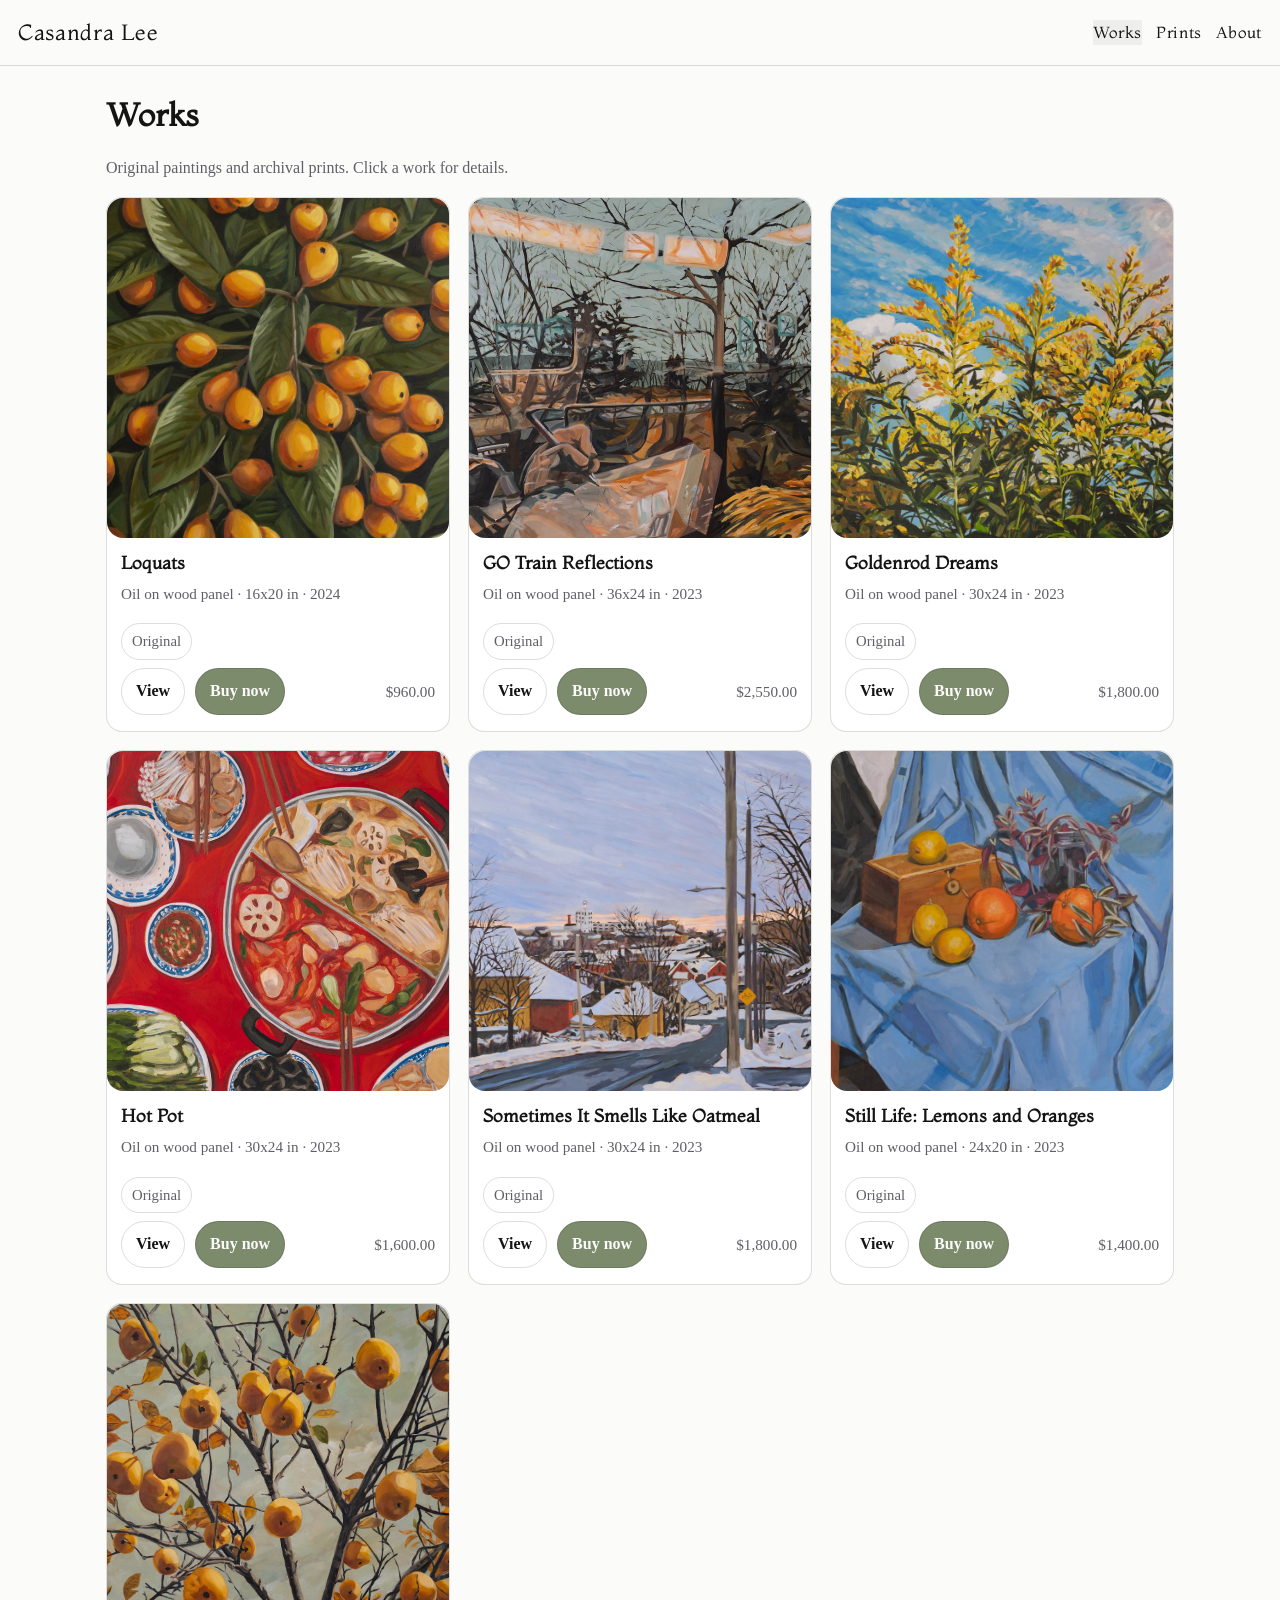
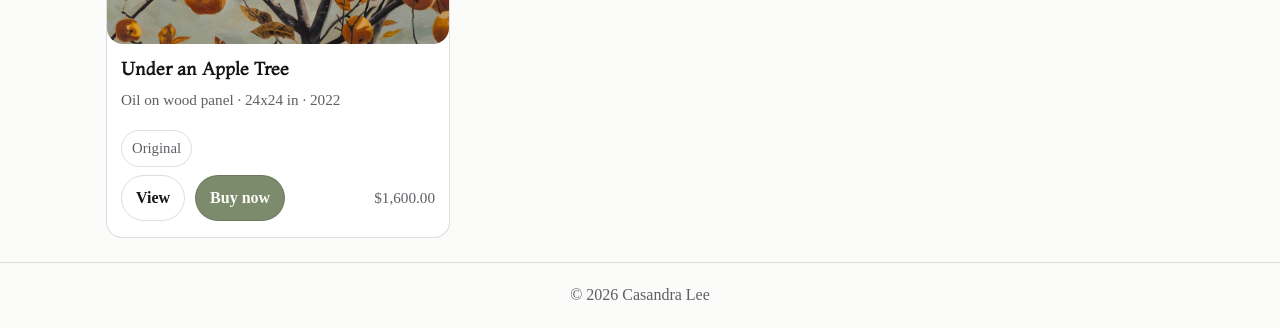
<file: index.html>
<!doctype html>
<html lang="en">
<head>
  <meta charset="utf-8" />
  <meta name="viewport" content="width=device-width,initial-scale=1" />
  <title>Casandra Lee — Works</title>
  <link rel="preconnect" href="https://fonts.googleapis.com">
<link rel="preconnect" href="https://fonts.gstatic.com" crossorigin>
<link href="https://fonts.googleapis.com/css2?family=Montaga&display=swap" rel="stylesheet">
  <link rel="stylesheet" href="css/styles.css" />
</head>
<body>
  <header class="header">
    <a class="brand" href="index.html">Casandra Lee</a>
    <nav class="nav">
      <a class="active" href="index.html">Works</a>
      <a href="prints.html">Prints</a>
      <a href="about.html">About</a>
    </nav>
  </header>

  <main class="wrap">
    <div class="pagehead">
      <h1>Works</h1>
      <p class="muted">Original paintings and archival prints. Click a work for details.</p>
    </div>

   <section id="works" class="works"></section>
  </main>

  <footer class="footer">
    <span>© <span id="year"></span> Casandra Lee</span>
  </footer>

  <script src="js/data.js"></script>
  <script src="js/app.js"></script>
</body>
</html>
</file>
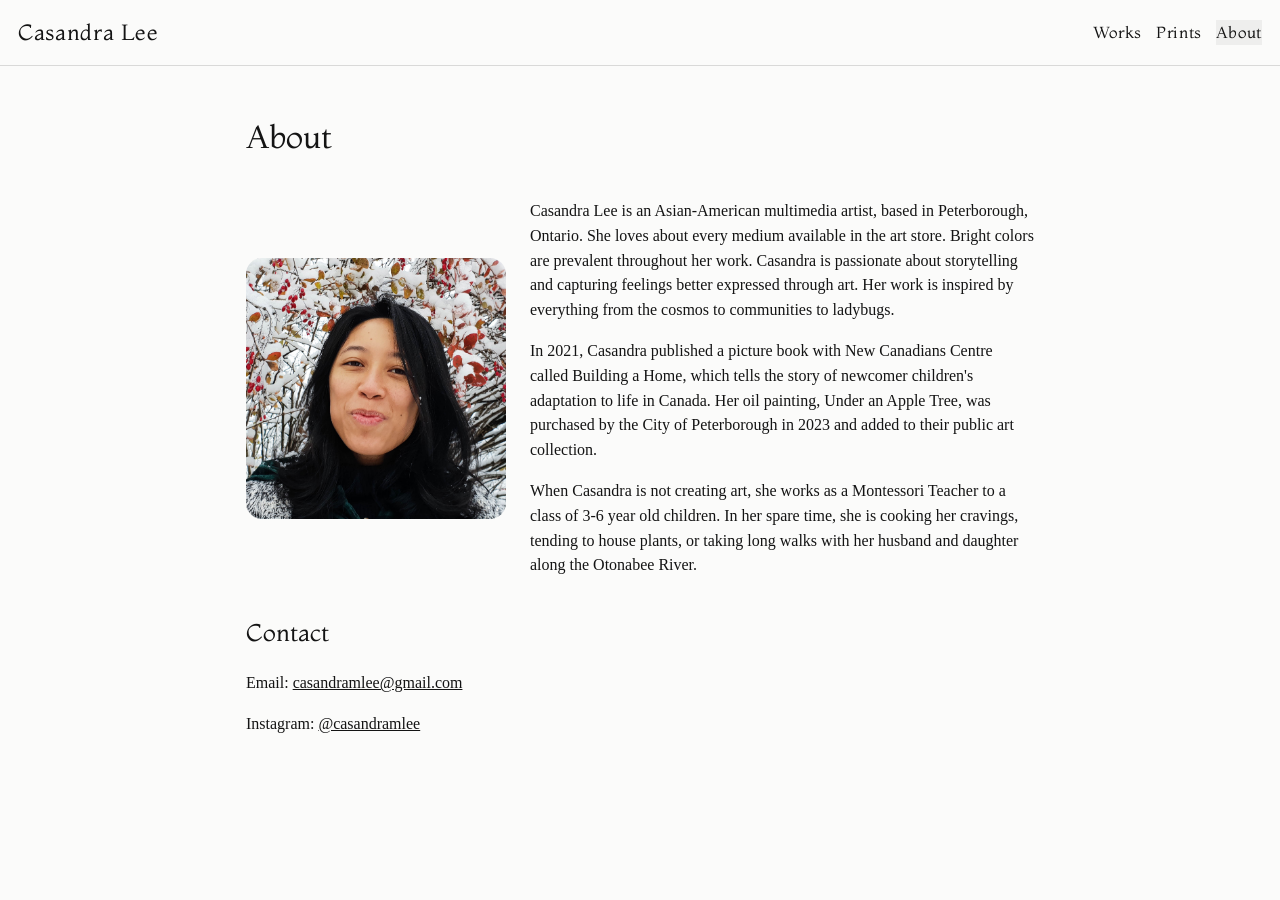
<file: about.html>
<!doctype html>
<html lang="en">
<head>
  <meta charset="utf-8" />
  <meta name="viewport" content="width=device-width,initial-scale=1" />
  <title>About — Casandra Lee</title>
 <link rel="preconnect" href="https://fonts.googleapis.com">
<link rel="preconnect" href="https://fonts.gstatic.com" crossorigin>
<link href="https://fonts.googleapis.com/css2?family=Montaga&display=swap" rel="stylesheet">
  <link rel="stylesheet" href="css/styles.css" />
</head>

<body>
  <header class="header">
    <a class="brand" href="index.html">Casandra Lee</a>
    <nav class="nav">
      <a href="index.html">Works</a>
      <a href="prints.html">Prints</a>
      <a class="active" href="about.html">About</a>
    </nav>
  </header>

  <main class="wrap prose">
  <h1>About</h1>

  <section class="about-layout">
    <div class="about-photo">
      <img src="assets/about/casandra.jpg" alt="Portrait of Casandra Lee">
    </div>

    <div class="about-text">
      <p>Casandra Lee is an Asian-American multimedia artist, based in Peterborough, Ontario. She loves about every medium available in the art store. Bright colors are prevalent throughout her work. Casandra is passionate about storytelling and capturing feelings better expressed through art. Her work is inspired by everything from the cosmos to communities to ladybugs.</p>

      <p>In 2021, Casandra published a picture book with New Canadians Centre called Building a Home, which tells the story of newcomer children's adaptation to life in Canada. Her oil painting, Under an Apple Tree, was purchased by the City of Peterborough in 2023 and added to their public art collection.</p>

      <p>When Casandra is not creating art, she works as a Montessori Teacher to a class of 3-6 year old children. In her spare time, she is cooking her cravings, tending to house plants, or taking long walks with her husband and daughter along the Otonabee River.</p>
    </div>
  </section>

  <h2>Contact</h2>
  <p>Email: <a href="mailto:casandramlee@gmail.com">casandramlee@gmail.com</a></p>
  <p>Instagram: <a href="https://www.instagram.com/casandramlee/" target="_blank" rel="noopener noreferrer">@casandramlee</a></p>
</main>

  <script>
    document.getElementById("year").textContent = new Date().getFullYear();
  </script>
</body>
</html>
</file>
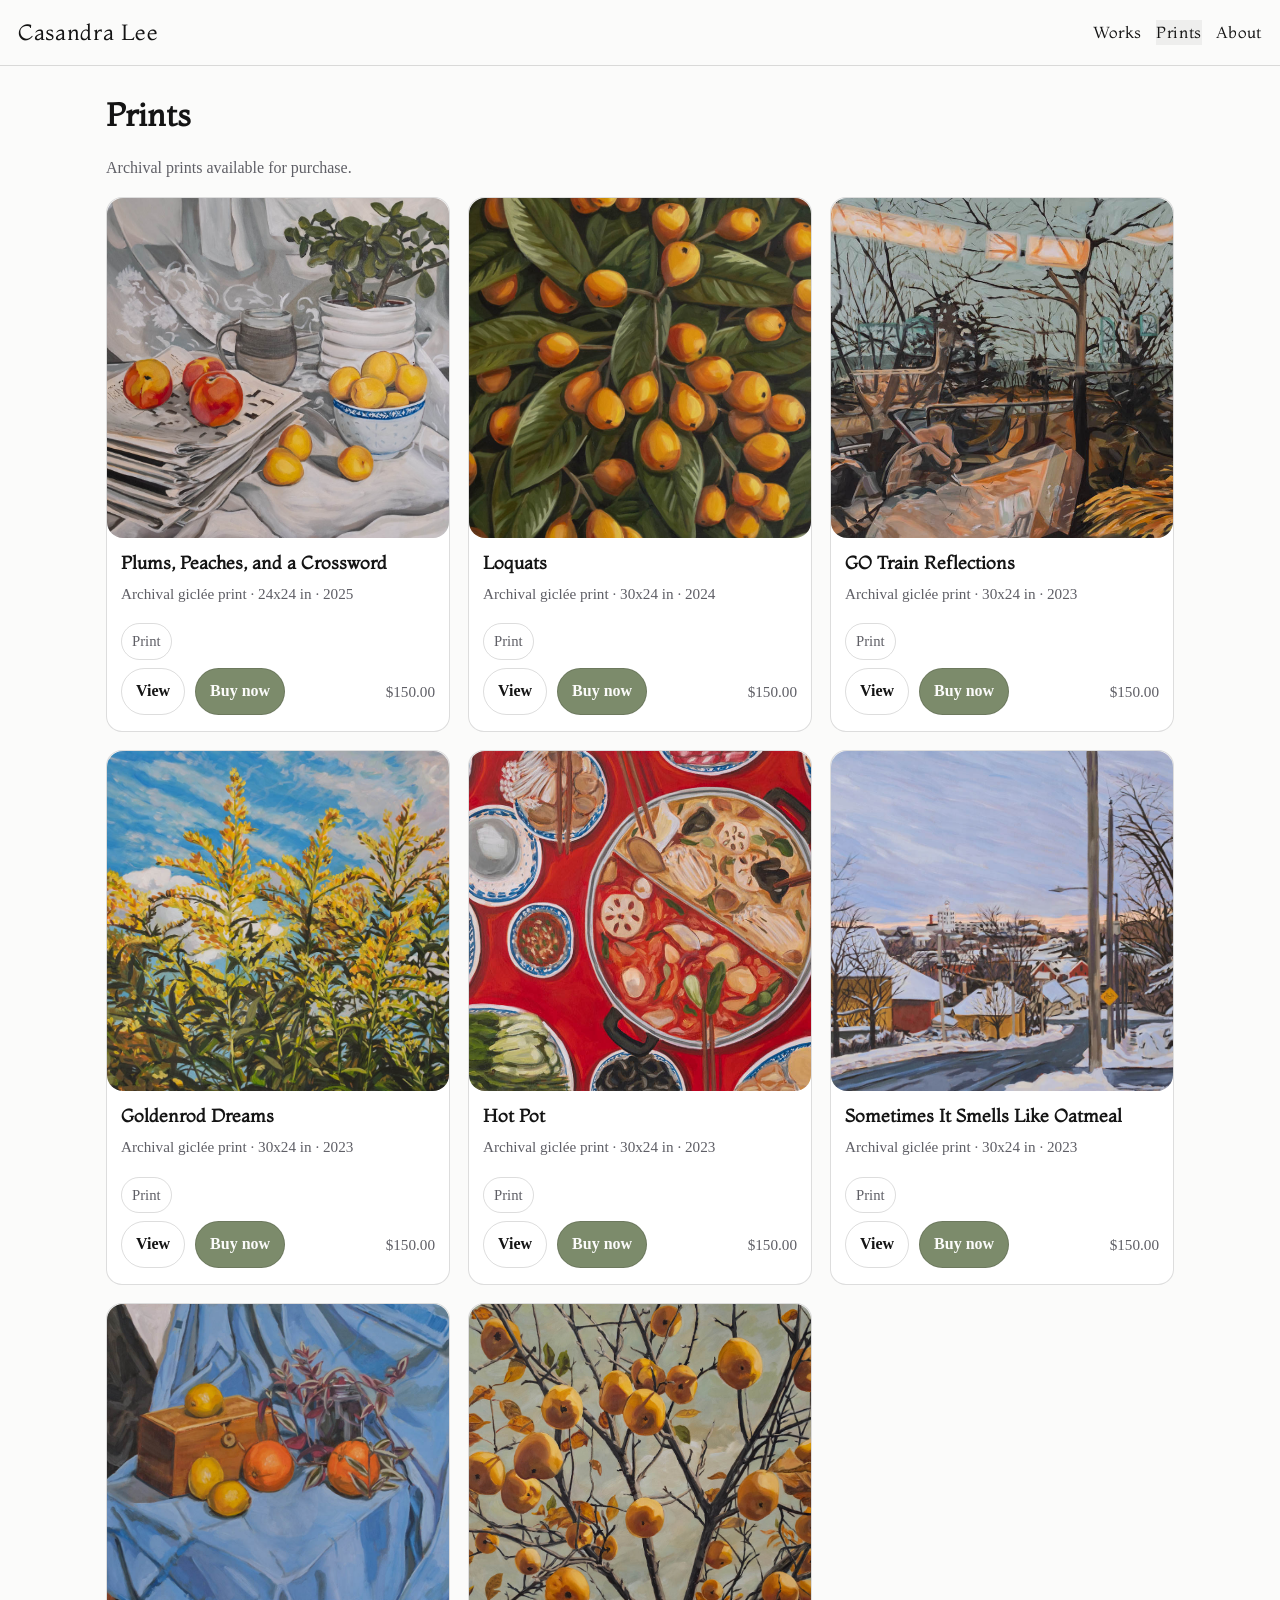
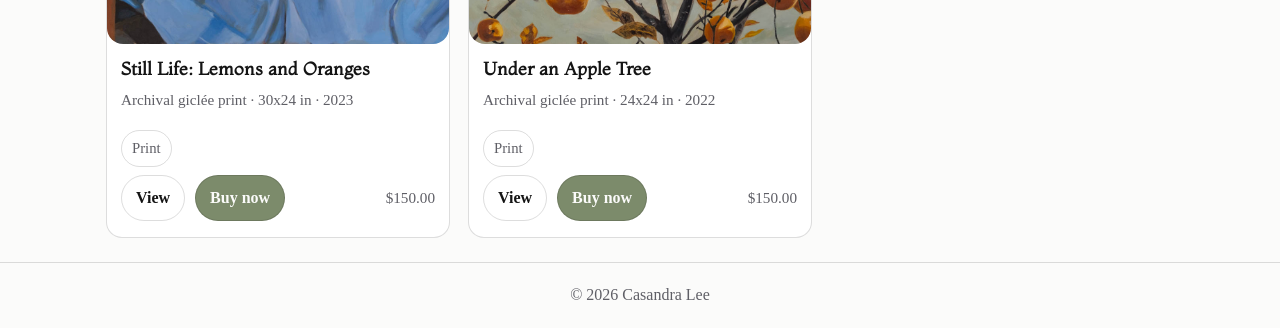
<file: prints.html>
<!doctype html>
<html lang="en">
<head>
  <meta charset="utf-8" />
  <meta name="viewport" content="width=device-width,initial-scale=1" />
  <title>Casandra Lee — Prints</title>
   <link rel="preconnect" href="https://fonts.googleapis.com">
<link rel="preconnect" href="https://fonts.gstatic.com" crossorigin>
<link href="https://fonts.googleapis.com/css2?family=Montaga&display=swap" rel="stylesheet">
  <link rel="stylesheet" href="css/styles.css" />
</head>
<body>
  <header class="header">
    <a class="brand" href="index.html">Casandra Lee</a>
    <nav class="nav">
      <a href="index.html">Works</a>
      <a class="active" href="prints.html">Prints</a>
      <a href="about.html">About</a>
    </nav>
  </header>

  <main class="wrap">
    <div class="pagehead">
      <h1>Prints</h1>
      <p class="muted">Archival prints available for purchase.</p>
    </div>

  <section id="prints" class="works"></section>
  </main>

  <footer class="footer">
    <span>© <span id="year"></span> Casandra Lee</span>
  </footer>

  <script src="js/data.js"></script>
  <script src="js/prints.js"></script>
</body>
</html>
</file>
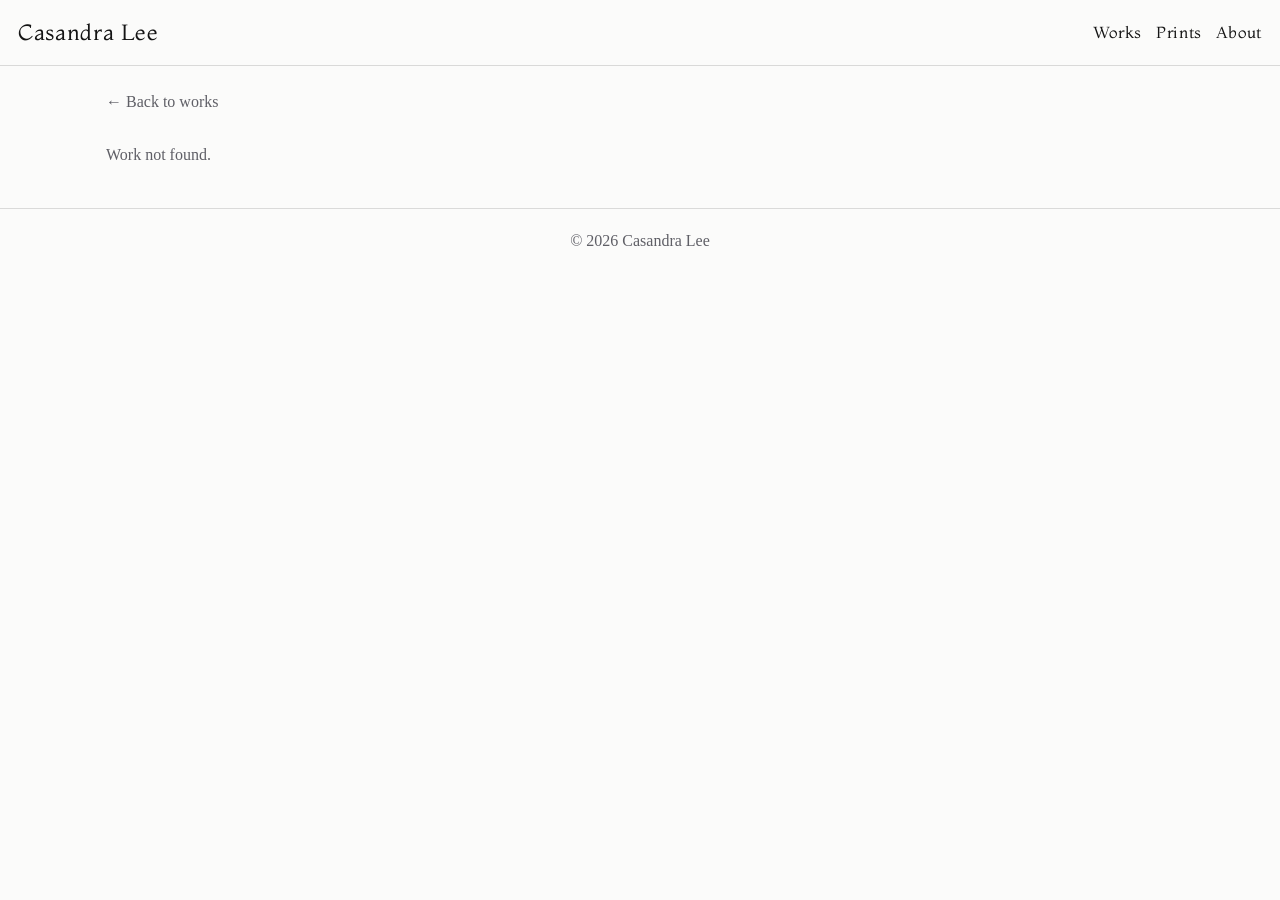
<file: work.html>
<!doctype html>
<html lang="en">
<head>
  <meta charset="utf-8" />
  <meta name="viewport" content="width=device-width,initial-scale=1" />
  <title>Work — Casandra Lee</title>
   <link rel="preconnect" href="https://fonts.googleapis.com">
<link rel="preconnect" href="https://fonts.gstatic.com" crossorigin>
<link href="https://fonts.googleapis.com/css2?family=Montaga&display=swap" rel="stylesheet">
  <link rel="stylesheet" href="css/styles.css" />
</head>
<body>
  <header class="header">
    <a class="brand" href="index.html">Casandra Lee</a>
    <nav class="nav">
      <a href="index.html">Works</a>
      <a href="prints.html">Prints</a>
      <a href="about.html">About</a>
    </nav>
  </header>

  <main class="wrap">
    <a class="muted" href="index.html">← Back to works</a>
    <section id="work" class="workview"></section>
  </main>

  <footer class="footer">
    <span>© <span id="year"></span> Casandra Lee</span>
  </footer>

  <script src="js/data.js"></script>
 <script>
  document.getElementById("year").textContent = new Date().getFullYear();

  const money = (n) => new Intl.NumberFormat(undefined, { style:"currency", currency:"USD" }).format(n);
  const id = new URL(location.href).searchParams.get("id");
  const p = (window.WORKS || []).find(x => x.id === id);
  const el = document.getElementById("work");

  if(!el){
    // nothing to render into
  } else if(!p){
    el.innerHTML = `<p class="muted">Work not found.</p>`;
  } else {
    el.innerHTML = `
      <div class="workimg">
        <img src="${p.image}" alt="${p.title}">
      </div>

      <div class="workmeta">
        <h1>${p.title}</h1>
        <p class="muted">${p.medium} · ${p.dimensions} · ${p.year}</p>
        <p>${p.description || ""}</p>

        <div class="pillrow">
          <span class="pill">${p.type === "original" ? "Original" : "Print"}</span>
          ${p.available ? `` : `<span class="pill sold">Sold</span>`}
        </div>

        <div class="buyrow">
          <strong class="price">${money(p.price)}</strong>
          ${
            p.available === true && p.checkoutUrl
              ? `<a class="btn" href="${p.checkoutUrl}" target="_blank" rel="noopener">Buy now</a>`
              : `<span class="muted">${p.available ? "Contact for purchase" : "Unavailable"}</span>`
          }
        </div>

        ${p.shipping ? `<p class="tiny muted">${p.shipping}</p>` : ``}
      </div>
    `;
  }
</script>
</file>
<file: css/styles.css>
:root{
  --bg:#fbfbfa;
  --panel:#ffffff;
  --text:#141414;
  --muted:#5f5f66;
  --line:rgba(20,20,20,.14);
  --radius:16px;
}

/* Base */
*{ box-sizing:border-box; }
body{
  margin:0;
  font-family: ui-serif, Georgia, "Times New Roman", Times, serif;
  background:var(--bg);
  color:var(--text);
  line-height:1.55;
}
a{ color:inherit; text-decoration:none; }
.muted{ color:var(--muted); }
.tiny{ font-size:.9rem; }
.prose a {
  text-decoration: underline;
}

.prose a:hover {
  opacity: 0.7;
}

/* Header / Nav */
.header{
  position:sticky;
  top:0;
  z-index:50;
  background:rgba(251,251,250,.88);
  backdrop-filter: blur(8px);
  border-bottom:1px solid var(--line);
  padding:16px 18px;
  display:flex;
  justify-content:space-between;
  align-items:center;
  gap:14px;
}
.brand{
  font-family: "Montaga", serif;
  font-weight: 400;
  font-size: 1.35rem;
  letter-spacing: .03em;
}
h1, h2 {
  font-family: "Montaga", serif;
  font-weight: 400;
}
.nav{ display:flex; gap:14px; flex-wrap:wrap; }
.nav a{
  font-family: "Montaga", serif;
  font-weight: 400;
  font-size: 1rem;
  letter-spacing: .04em;
}
.nav a.active,
.nav a:hover{ background:rgba(0,0,0,.05); }

/* Layout */
.wrap{ max-width:1100px; margin:0 auto; padding:24px 16px; }
.pagehead{ margin-bottom:14px; }
.pagehead h1{ margin:0 0 6px; font-weight:600; }
.footer{
  border-top:1px solid var(--line);
  padding:20px 16px;
  text-align:center;
  color:var(--muted);
}
.prose{ max-width:820px; }


/* Pills / Buttons */
.pillrow{ display:flex; gap:8px; flex-wrap:wrap; margin-top:10px; }
.pill{
  border:1px solid var(--line);
  border-radius:999px;
  padding:6px 10px;
  color:var(--muted);
  font-size:.92rem;
}
.pill.sold{ opacity:.7; }

.btn{
  display:inline-flex;
  align-items:center;
  justify-content:center;
  padding:10px 14px;
  border-radius:999px;
  border:1px solid var(--line);
  background:#7c8b6b;
  color:#fbfbfa;
  font-weight:700;
}
.btn:hover{ filter:brightness(.96); }

.btn-ghost{
  background:transparent;
  color:#141414;
}
.btn-ghost:hover{ background:rgba(0,0,0,.05); }

/* ===== Works Grid (Originals + Prints pages) ===== */
.works{
  display:grid;
  gap:18px;
  grid-template-columns: repeat(3, minmax(0, 1fr));
}

/* Card */
.work-card{
  position:relative;
  border:1px solid var(--line);
  border-radius:var(--radius);
  background:var(--panel);
  display:flex;
  flex-direction:column;
}

/* Thumbnail wrapper clips only the thumbnail (keeps rounded corners clean) */
.work-card .thumb{
  display:block;
  overflow:hidden;
  border-radius: var(--radius);
}

/* Thumbnails: fill the box, no whitespace */
.work-card .thumb img{
  width:100%;
  height:340px;
  object-fit: cover;     /* no white space */
  display:block;
}

/* Meta */
.work-card .meta{
  padding:14px 14px 16px;
  display:flex;
  flex-direction:column;
  gap:8px;
}
.work-card h2{
  margin:0;
  font-weight:600;
  font-size:1.1rem;
  line-height:1.25;
}
.work-card .specs{
  margin:0;
  color:var(--muted);
  font-size:.95rem;
}
.work-card .actions{
  margin-top:auto;
  display:flex;
  gap:10px;
  flex-wrap:wrap;
  align-items:center;
}
.work-card .price{
  margin-left:auto;
  color:var(--muted);
  font-size:.95rem;
}

/* ===== Detail Page (work.html) ===== */
.workview{
  margin-top:12px;
  display:grid;
  gap:18px;
  grid-template-columns: 1.15fr .85fr;
  align-items:start;
}

.workimg{
  border:none;
  background:transparent;
  margin:0;
  padding:0;
}

.workimg img{
  width:100%;
  max-width:100%;
  height:auto;
  display:block;
  border:none;
  background:transparent;
}

.workmeta h1{ margin:0 0 8px; font-weight:600; }
.buyrow{
  display:flex;
  justify-content:space-between;
  align-items:center;
  gap:12px;
  margin-top:14px;
  flex-wrap:wrap;
}

/* ===== Responsive ===== */
@media (max-width: 900px){
  .works{ grid-template-columns: repeat(2, minmax(0, 1fr)); }
  .work-card .thumb img{ height:320px; }

  .workview{ grid-template-columns: 1fr; }
}

@media (max-width: 620px){
  .works{ grid-template-columns: 1fr; }
  .work-card .thumb img{ height:360px; }
}
.about-layout {
  display: grid;
  grid-template-columns: 260px 1fr;
  gap: 24px;
  align-items: center;
}

.about-text {
  max-width: none;
}

.about-photo img {
  width: 100%;
  height: auto;
  display: block;
  border-radius: var(--radius);
}

@media (max-width: 700px) {
  .about-layout {
    grid-template-columns: 1fr;
  }

  .about-photo {
    max-width: 320px;
  }
}
</file>
